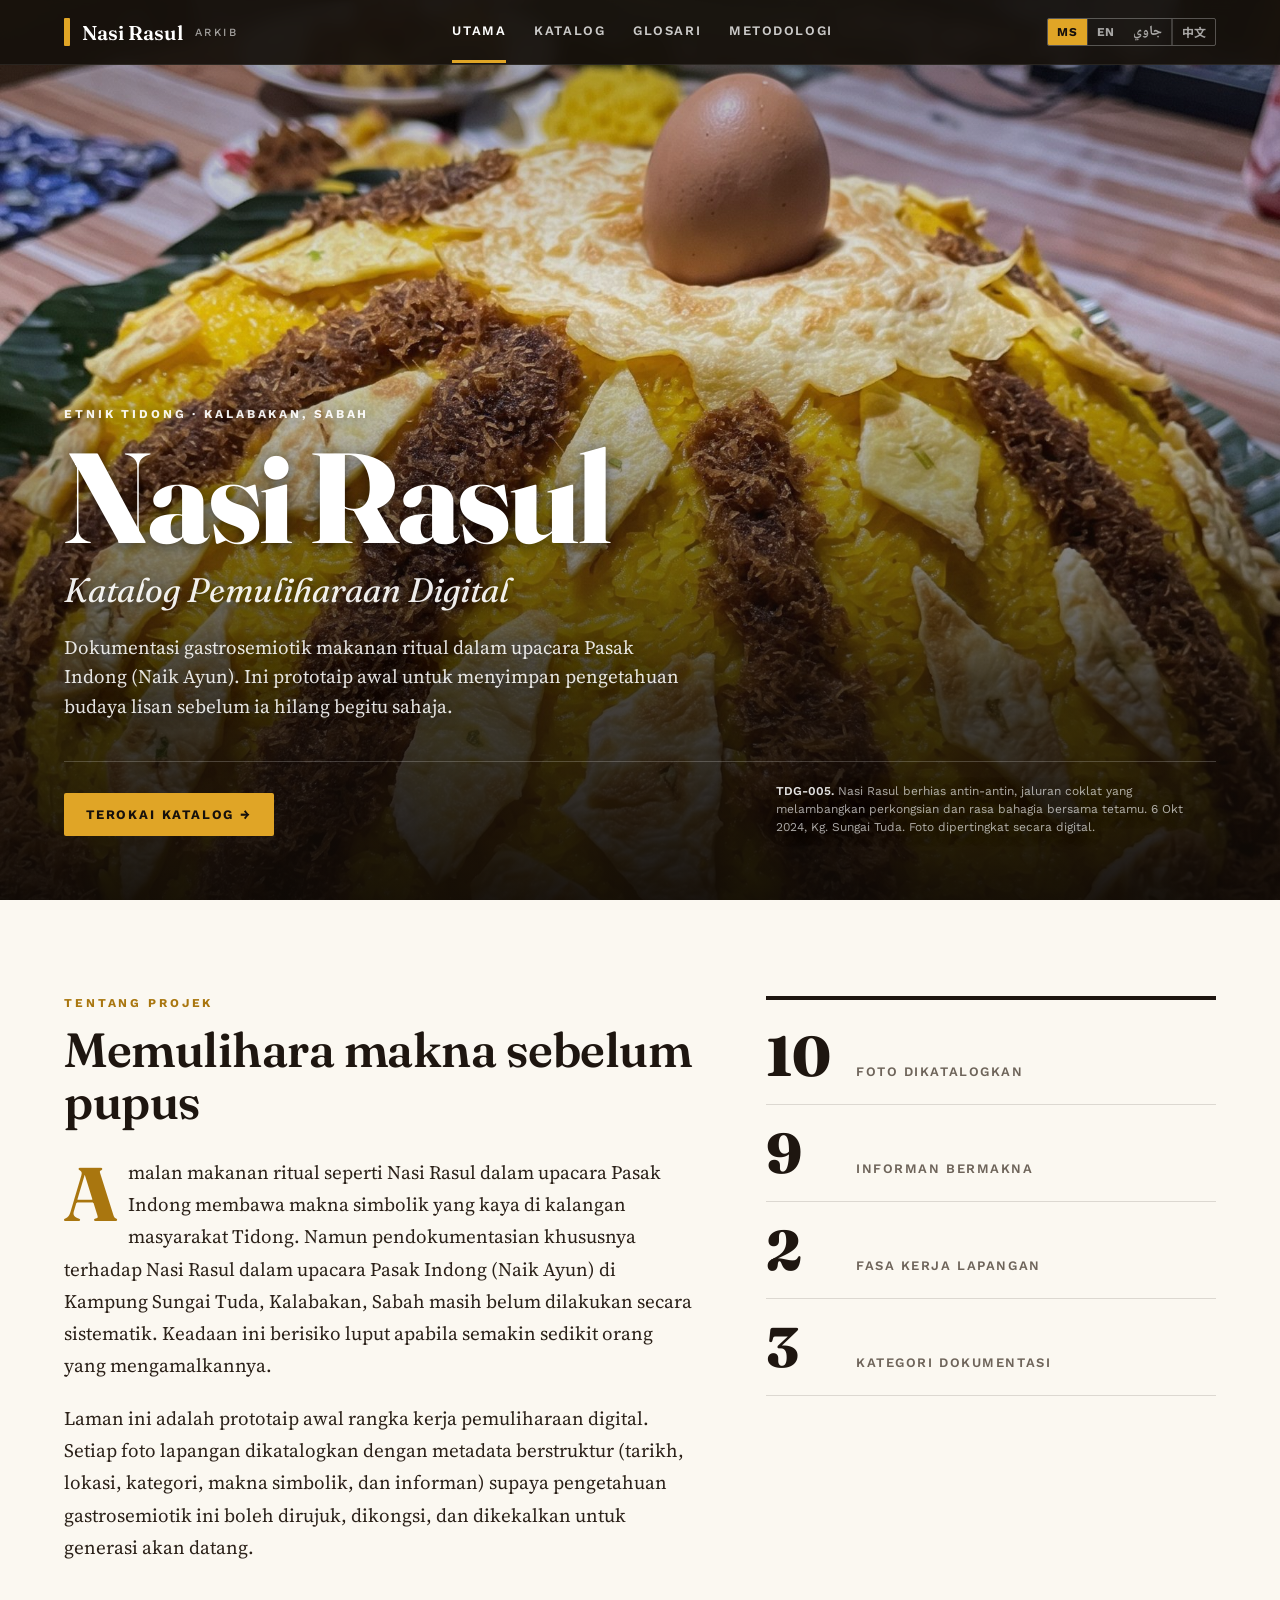
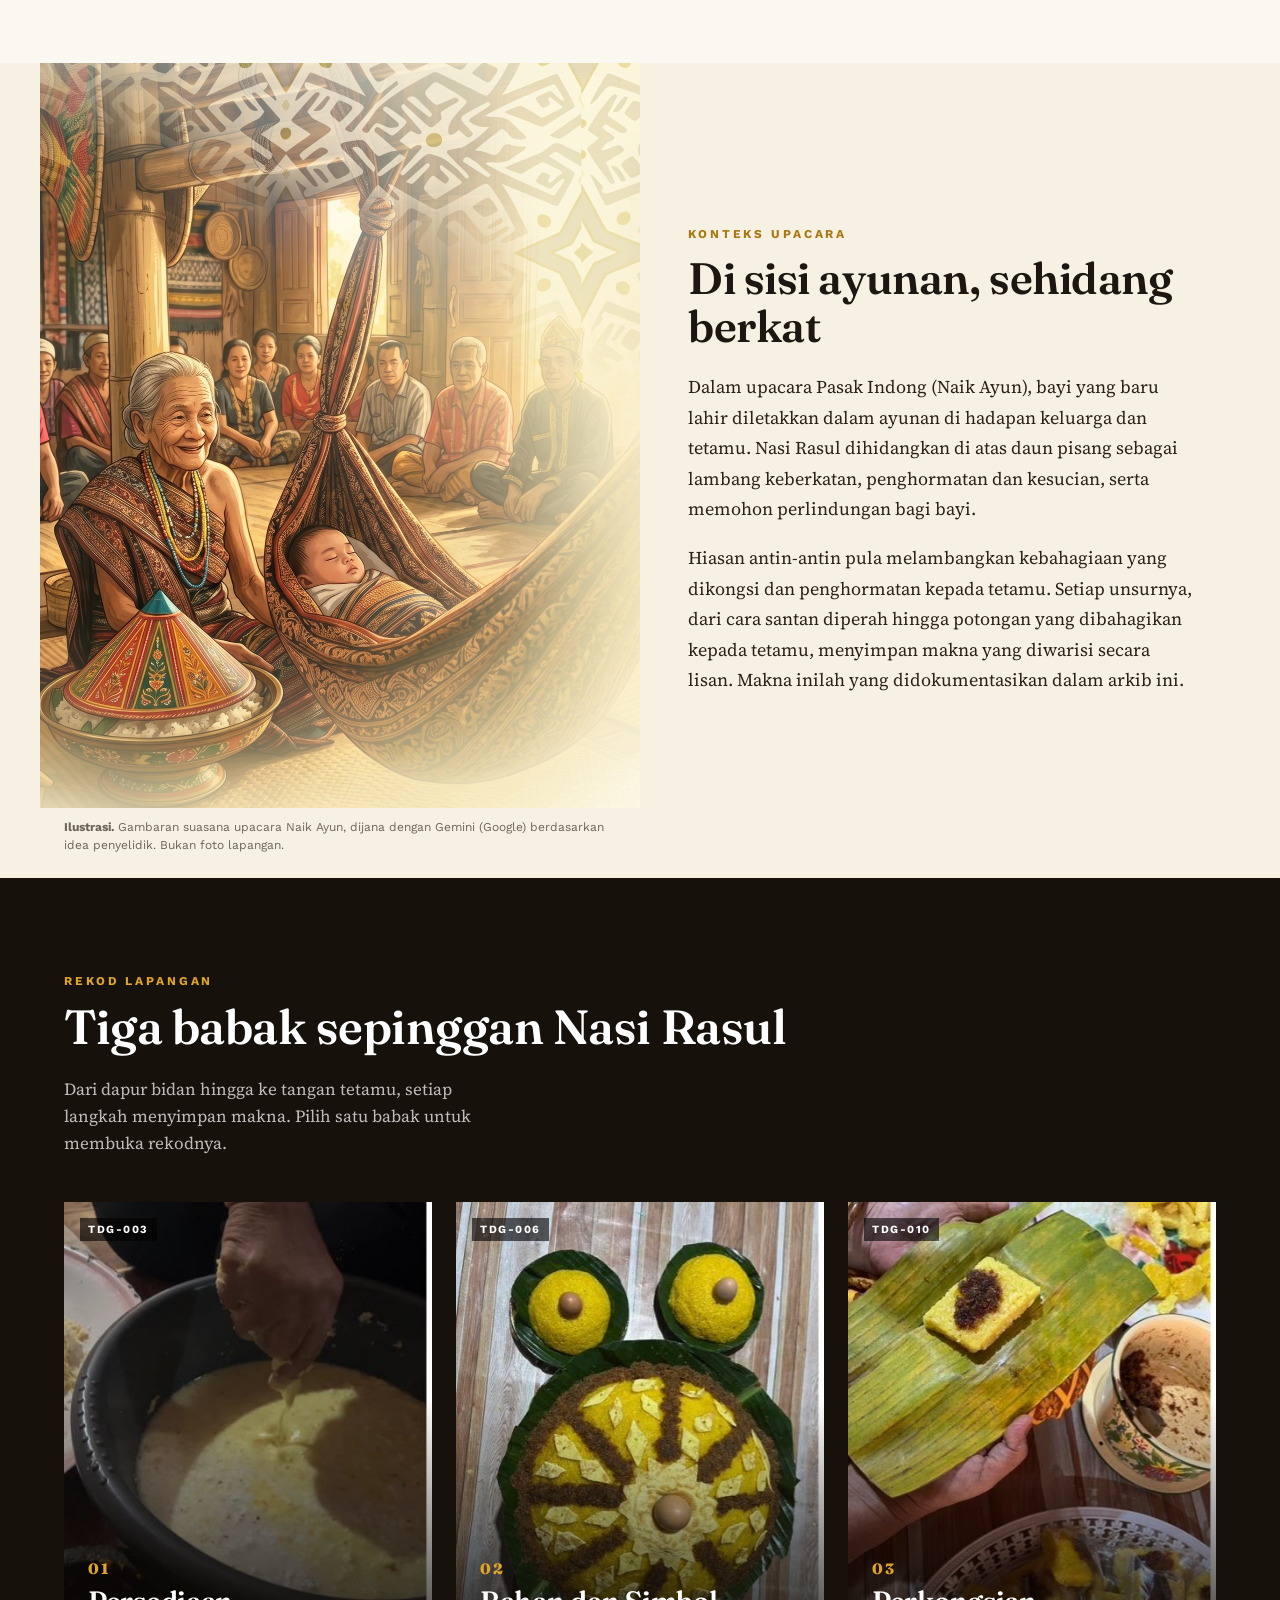
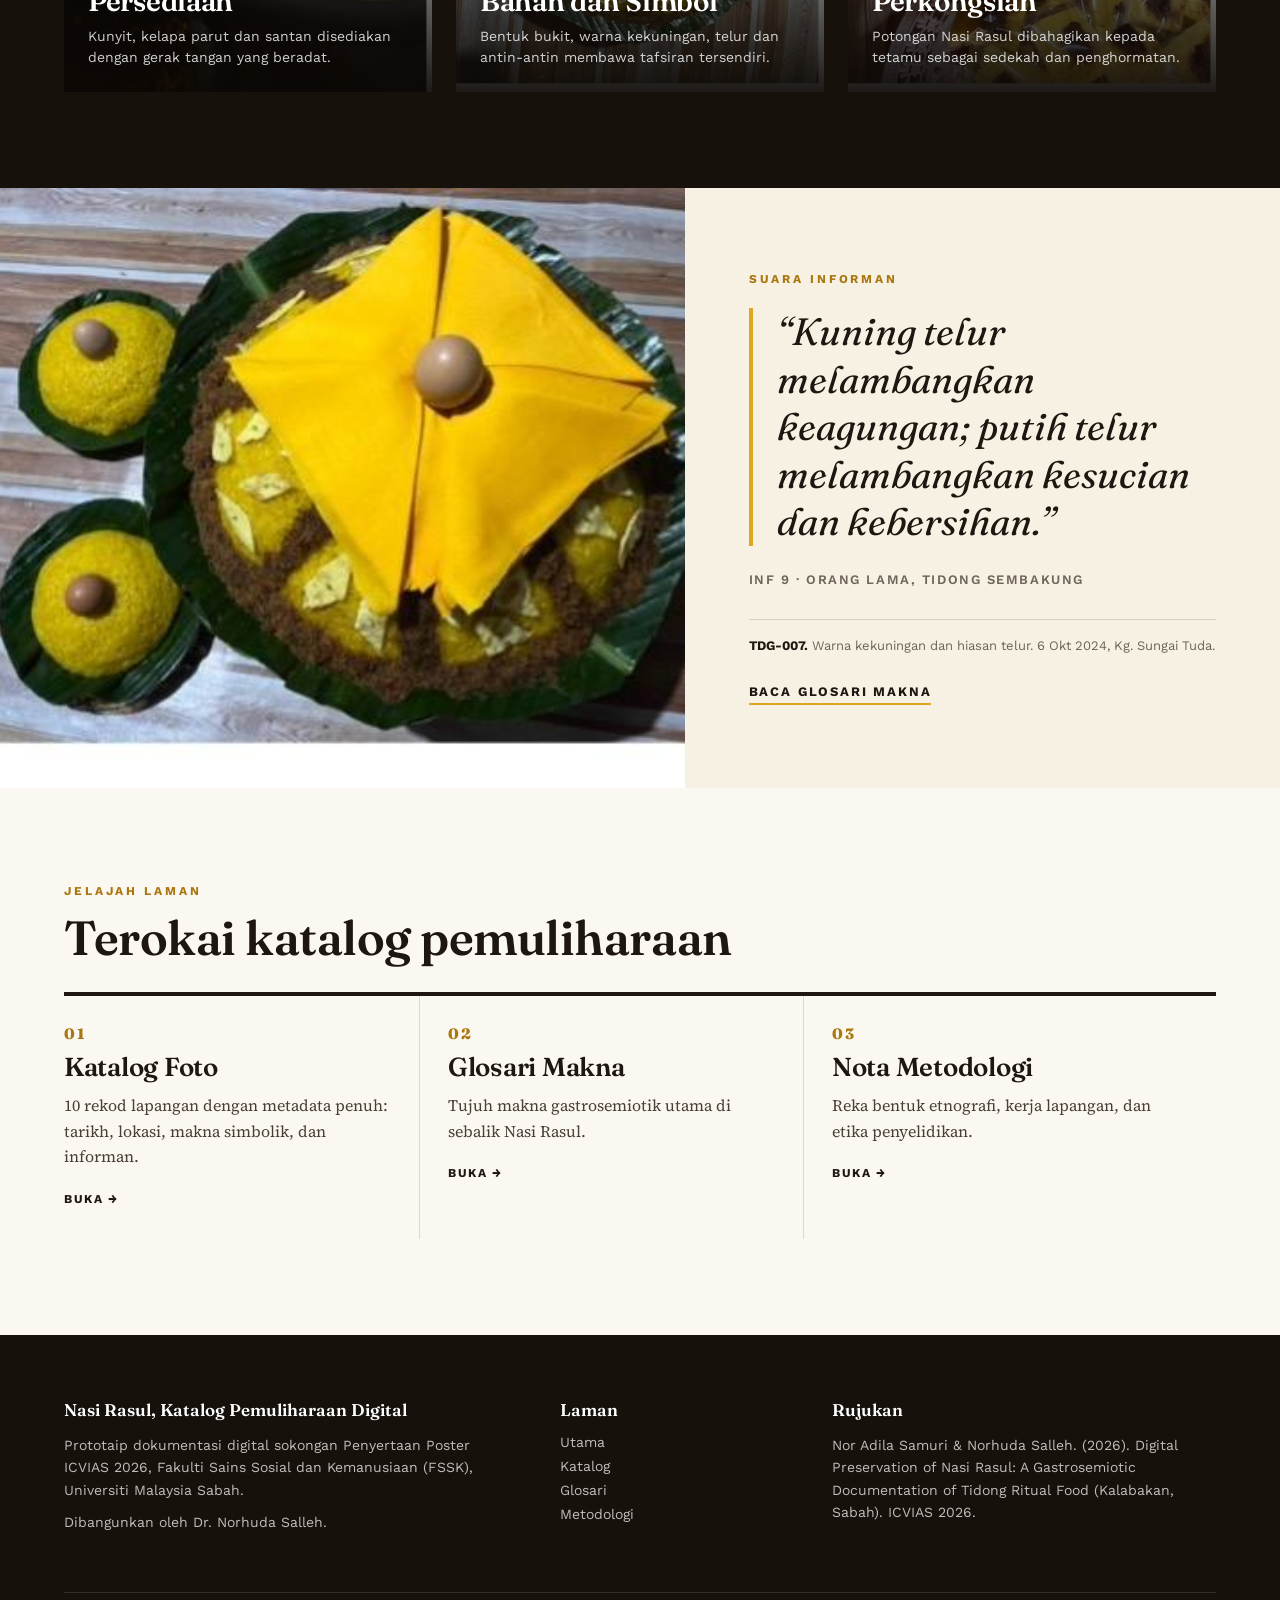
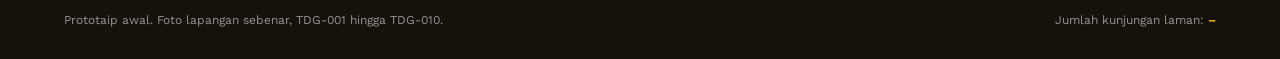
<file: index.html>
<!DOCTYPE html>
<html lang="ms">
<head>
<meta charset="UTF-8">
<meta name="viewport" content="width=device-width, initial-scale=1.0">
<title>Nasi Rasul, Katalog Pemuliharaan Digital</title>
<meta name="description" content="Dokumentasi gastrosemiotik Nasi Rasul dalam upacara Pasak Indong (Naik Ayun), etnik Tidong, Kalabakan, Sabah.">
<meta property="og:title" content="Nasi Rasul, Katalog Pemuliharaan Digital">
<meta property="og:description" content="Dokumentasi gastrosemiotik Nasi Rasul dalam upacara Pasak Indong (Naik Ayun), etnik Tidong, Kalabakan, Sabah.">
<meta property="og:image" content="https://norhudasalleh-hub.github.io/nasi-rasul-archive/images/hero-tdg-005.jpg">
<link rel="preconnect" href="https://fonts.googleapis.com"><link rel="preconnect" href="https://fonts.gstatic.com" crossorigin><link href="https://fonts.googleapis.com/css2?family=Fraunces:ital,opsz,wght@0,9..144,400;0,9..144,600;0,9..144,800;1,9..144,400&family=Source+Serif+4:ital,opsz,wght@0,8..60,400;0,8..60,500;1,8..60,400&family=Work+Sans:wght@400;500;600;700&family=Noto+Naskh+Arabic:wght@400;600;700&family=Noto+Serif+SC:wght@500;700&family=Noto+Sans+SC:wght@400;500;700&display=swap" rel="stylesheet">
<link rel="stylesheet" href="styles.css">
</head>
<body>
<nav class="nav"><div class="wrap">
  <a class="brand" href="index.html"><span class="tanda"></span><span data-i18n="brandName">Nasi Rasul</span> <small data-i18n="brandSmall">Arkib</small></a>
  <div class="menu"><a href="index.html" data-i18n="navHome" class="aktif">Utama</a><a href="katalog.html" data-i18n="navKatalog">Katalog</a><a href="glosari.html" data-i18n="navGlosari">Glosari</a><a href="metodologi.html" data-i18n="navMetod">Metodologi</a></div>
  <div class="nav-kanan"><div class="langs" role="group" aria-label="Bahasa / Language"><button type="button" data-l="ms" class="on" lang="ms">MS</button><button type="button" data-l="en" lang="en">EN</button><button type="button" data-l="jw" lang="ms-Arab" dir="rtl">جاوي</button><button type="button" data-l="zh" lang="zh-Hans">中文</button></div><button class="burger" type="button" data-i18n="menu">Menu</button></div>
</div><div class="draf" id="draftNote" hidden></div></nav>
<header class="hero"><div class="wrap">
  <div class="kicker" data-i18n="heroKicker">Etnik Tidong · Kalabakan, Sabah</div>
  <h1 data-i18n="heroTitle">Nasi Rasul</h1>
  <p class="sub" data-i18n="heroSub">Katalog Pemuliharaan Digital</p>
  <p class="dek" data-i18n="heroDek">Dokumentasi gastrosemiotik makanan ritual dalam upacara Pasak Indong (Naik Ayun). Ini prototaip awal untuk menyimpan pengetahuan budaya lisan sebelum ia hilang begitu sahaja.</p>
  <div class="bawah">
    <a class="cta" href="katalog.html" data-i18n="heroCta">Terokai katalog →</a>
    <div class="kredit" data-i18n-html="heroKredit"></div>
  </div>
</div></header>

<section class="lede"><div class="wrap grid">
  <div class="teks">
    <div class="kicker" data-i18n="tentangKicker">Tentang Projek</div>
    <h2 data-i18n="tentangHeading">Memulihara makna sebelum pupus</h2>
    <p data-i18n="tentangP1"></p>
    <p data-i18n="tentangP2"></p>
  </div>
  <div class="statistik">
    <div class="stat"><span class="n">10</span><span class="l" data-i18n="stat1">Foto dikatalogkan</span></div>
    <div class="stat"><span class="n">9</span><span class="l" data-i18n="stat2">Informan bermakna</span></div>
    <div class="stat"><span class="n">2</span><span class="l" data-i18n="stat3">Fasa kerja lapangan</span></div>
    <div class="stat"><span class="n">3</span><span class="l" data-i18n="stat4">Kategori dokumentasi</span></div>
  </div>
</div></section>

<section class="ayun"><div class="grid">
  <figure><img src="images/naik-ayun-ilustrasi.jpg" alt="Ilustrasi upacara Naik Ayun, seorang nenek di sisi cucu dalam ayunan" loading="lazy"><figcaption data-i18n-html="ayunKap"></figcaption></figure>
  <div class="teks">
    <div class="kicker" data-i18n="ayunKicker">Konteks Upacara</div>
    <h2 data-i18n="ayunHeading">Di sisi ayunan, sehidang berkat</h2>
    <p data-i18n="ayunP1"></p>
    <p data-i18n="ayunP2"></p>
  </div>
</div></section>

<section class="gelap"><div class="wrap">
  <div class="kepala">
    <div><div class="kicker" data-i18n="babakKicker">Rekod Lapangan</div><h2 data-i18n="babakHeading">Tiga babak sepinggan Nasi Rasul</h2></div>
    <p data-i18n="babakP"></p>
  </div>
  <div class="kad3">
    <a class="kad" href="katalog.html#TDG-003"><span class="kod">TDG-003</span><img src="images/tdg-003.jpg" alt="Tangan bidan memerah santan" loading="lazy"><div class="isi"><div class="no">01</div><h3 data-i18n="b1t">Persediaan</h3><p data-i18n="b1p"></p></div></a>
    <a class="kad" href="katalog.html#TDG-006"><span class="kod">TDG-006</span><img src="images/tdg-006.jpg" alt="Nasi Rasul dibentuk menyerupai bukit" loading="lazy"><div class="isi"><div class="no">02</div><h3 data-i18n="b2t">Bahan dan Simbol</h3><p data-i18n="b2p"></p></div></a>
    <a class="kad" href="katalog.html#TDG-010"><span class="kod">TDG-010</span><img src="images/tdg-010.jpg" alt="Potongan Nasi Rasul di atas daun pisang" loading="lazy"><div class="isi"><div class="no">03</div><h3 data-i18n="b3t">Perkongsian</h3><p data-i18n="b3p"></p></div></a>
  </div>
</div></section>

<section class="feat">
  <div class="foto" role="img" aria-label="Nasi Rasul berbalut kain kuning dengan telur di puncak"></div>
  <div class="petik">
    <div class="kicker" data-i18n="suaraKicker">Suara Informan</div>
    <blockquote data-i18n="suaraQuote"></blockquote>
    <cite data-i18n="suaraCite">INF 9 · Orang Lama, Tidong Sembakung</cite>
    <div class="kap" data-i18n-html="suaraKap"></div>
    <a class="pautan" href="glosari.html" data-i18n="suaraLink">Baca glosari makna</a>
  </div>
</section>

<section class="seksyen"><div class="wrap">
  <div class="kicker" data-i18n="jelajahKicker">Jelajah Laman</div>
  <h2 data-i18n="jelajahHeading">Terokai katalog pemuliharaan</h2>
  <div class="senarai">
    <a class="item" href="katalog.html"><div class="no">01</div><h3 data-i18n="j1t">Katalog Foto</h3><p data-i18n="j1p"></p><span data-i18n="buka">Buka →</span></a>
    <a class="item" href="glosari.html"><div class="no">02</div><h3 data-i18n="j2t">Glosari Makna</h3><p data-i18n="j2p"></p><span data-i18n="buka">Buka →</span></a>
    <a class="item" href="metodologi.html"><div class="no">03</div><h3 data-i18n="j3t">Nota Metodologi</h3><p data-i18n="j3p"></p><span data-i18n="buka">Buka →</span></a>
  </div>
</div></section>
<footer><div class="wrap">
  <div class="grid">
    <div><h4 data-i18n="footHeading">Nasi Rasul, Katalog Pemuliharaan Digital</h4><p data-i18n="footP1">Prototaip dokumentasi digital sokongan Penyertaan Poster ICVIAS 2026, Fakulti Sains Sosial dan Kemanusiaan (FSSK), Universiti Malaysia Sabah.</p><p data-i18n="footDev">Dibangunkan oleh Dr. Norhuda Salleh.</p></div>
    <nav><h4 data-i18n="footLaman">Laman</h4><a href="index.html" data-i18n="navHome">Utama</a><a href="katalog.html" data-i18n="navKatalog">Katalog</a><a href="glosari.html" data-i18n="navGlosari">Glosari</a><a href="metodologi.html" data-i18n="navMetod">Metodologi</a></nav>
    <div><h4 data-i18n="footRujukan">Rujukan</h4><p dir="ltr">Nor Adila Samuri &amp; Norhuda Salleh. (2026). Digital Preservation of Nasi Rasul: A Gastrosemiotic Documentation of Tidong Ritual Food (Kalabakan, Sabah). ICVIAS 2026.</p></div>
  </div>
  <div class="dasar"><span data-i18n="footNota">Prototaip awal. Foto lapangan sebenar, TDG-001 hingga TDG-010.</span><span><span data-i18n="visitLabel">Jumlah kunjungan laman</span>: <b id="visitCount">&ndash;</b></span></div>
</div></footer>
<script src="script.js"></script>
<script data-goatcounter="https://nasirasul-ums.goatcounter.com/count" async src="//gc.zgo.at/count.js"></script>
</body>
</html>
</file>
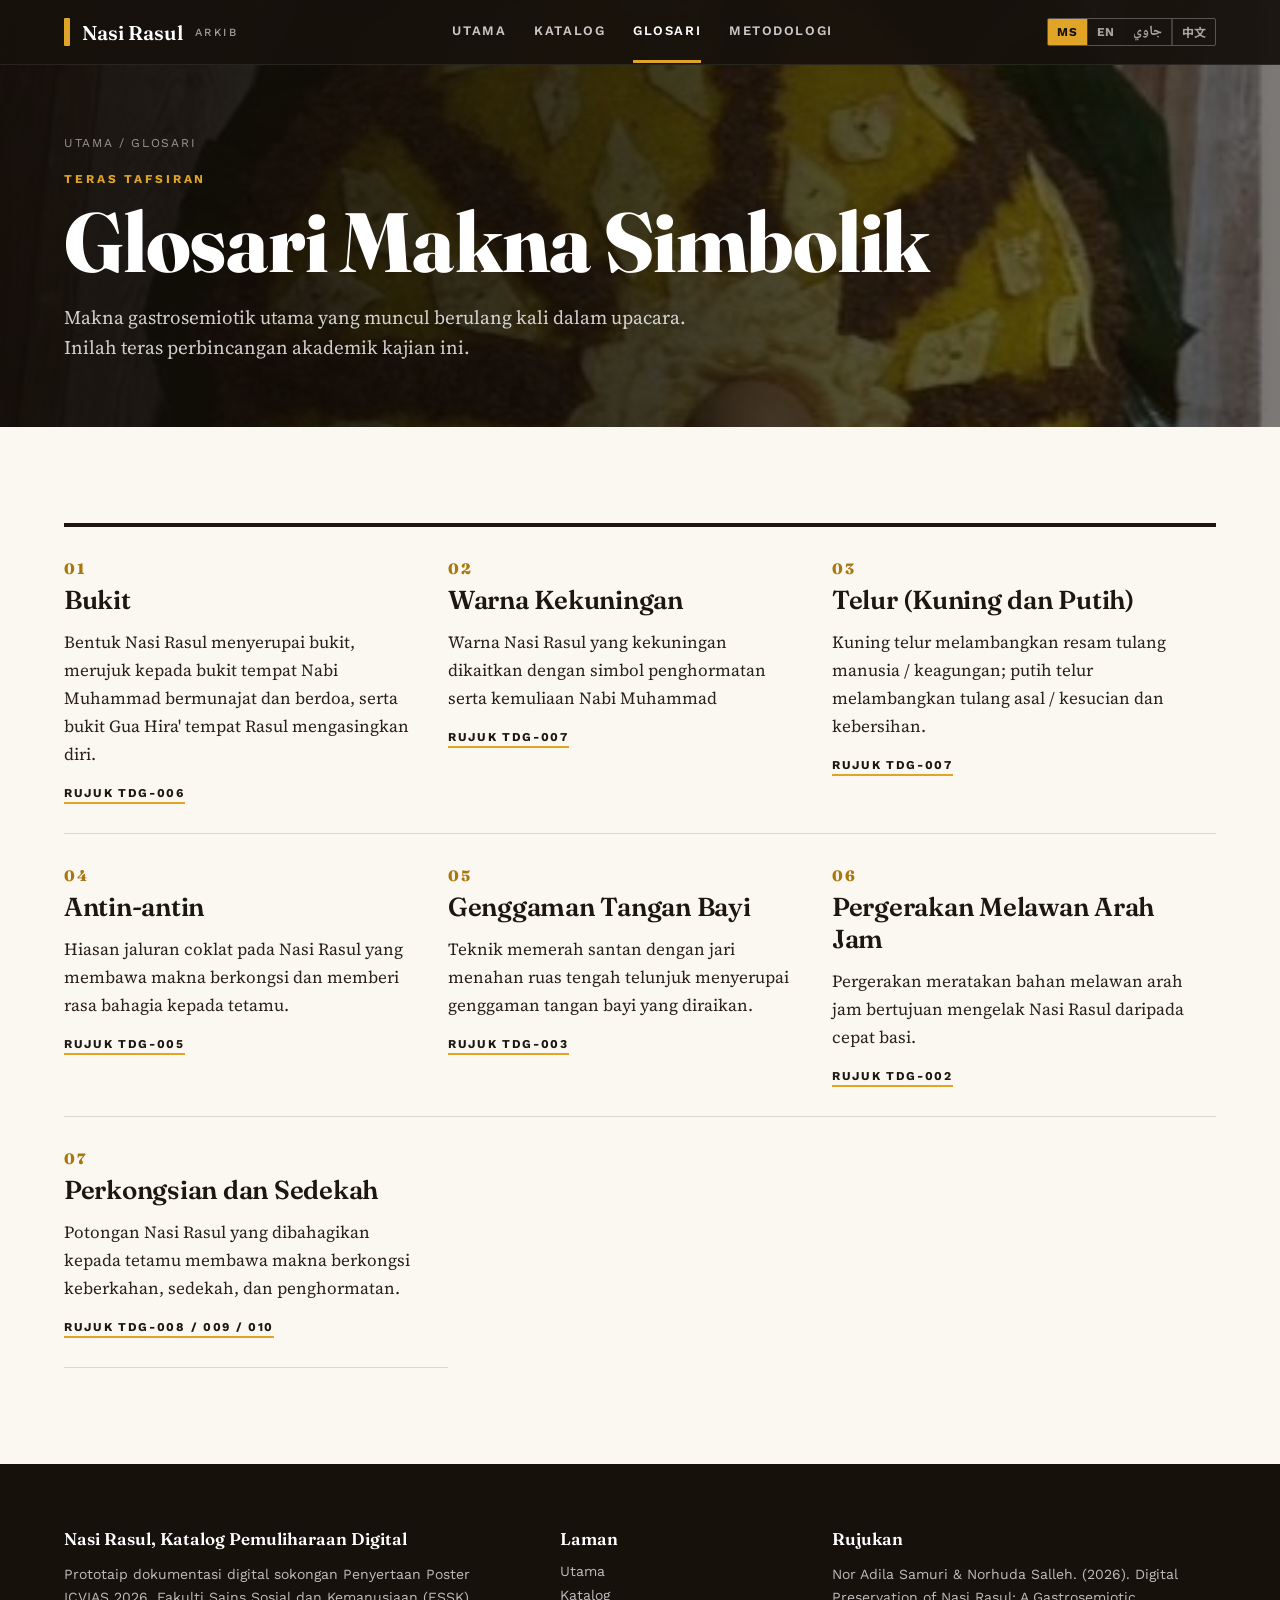
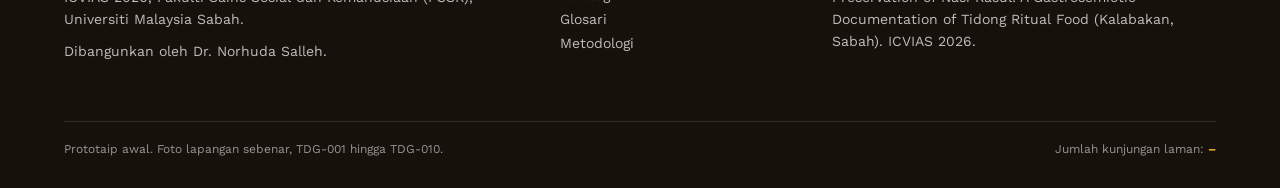
<file: glosari.html>
<!DOCTYPE html>
<html lang="ms">
<head>
<meta charset="UTF-8">
<meta name="viewport" content="width=device-width, initial-scale=1.0">
<title>Glosari Makna, Nasi Rasul</title>
<meta name="description" content="Tujuh makna gastrosemiotik utama di sebalik Nasi Rasul.">
<meta property="og:title" content="Glosari Makna, Nasi Rasul">
<meta property="og:description" content="Tujuh makna gastrosemiotik utama di sebalik Nasi Rasul.">
<meta property="og:image" content="https://norhudasalleh-hub.github.io/nasi-rasul-archive/images/hero-tdg-005.jpg">
<link rel="preconnect" href="https://fonts.googleapis.com"><link rel="preconnect" href="https://fonts.gstatic.com" crossorigin><link href="https://fonts.googleapis.com/css2?family=Fraunces:ital,opsz,wght@0,9..144,400;0,9..144,600;0,9..144,800;1,9..144,400&family=Source+Serif+4:ital,opsz,wght@0,8..60,400;0,8..60,500;1,8..60,400&family=Work+Sans:wght@400;500;600;700&family=Noto+Naskh+Arabic:wght@400;600;700&family=Noto+Serif+SC:wght@500;700&family=Noto+Sans+SC:wght@400;500;700&display=swap" rel="stylesheet">
<link rel="stylesheet" href="styles.css">
</head>
<body>
<nav class="nav"><div class="wrap">
  <a class="brand" href="index.html"><span class="tanda"></span><span data-i18n="brandName">Nasi Rasul</span> <small data-i18n="brandSmall">Arkib</small></a>
  <div class="menu"><a href="index.html" data-i18n="navHome">Utama</a><a href="katalog.html" data-i18n="navKatalog">Katalog</a><a href="glosari.html" data-i18n="navGlosari" class="aktif">Glosari</a><a href="metodologi.html" data-i18n="navMetod">Metodologi</a></div>
  <div class="nav-kanan"><div class="langs" role="group" aria-label="Bahasa / Language"><button type="button" data-l="ms" class="on" lang="ms">MS</button><button type="button" data-l="en" lang="en">EN</button><button type="button" data-l="jw" lang="ms-Arab" dir="rtl">جاوي</button><button type="button" data-l="zh" lang="zh-Hans">中文</button></div><button class="burger" type="button" data-i18n="menu">Menu</button></div>
</div><div class="draf" id="draftNote" hidden></div></nav>
<header class="page-hero berfoto" style="background-image:url(images/tdg-006.jpg)"><div class="wrap">
  <div class="breadcrumb"><a href="index.html" data-i18n="navHome">Utama</a> / <span data-i18n="navGlosari">Glosari</span></div>
  <div class="kicker" data-i18n="glosariKicker">Teras Tafsiran</div>
  <h1 data-i18n="glosariHeading">Glosari Makna Simbolik</h1>
  <p data-i18n="glosariP">Makna gastrosemiotik utama yang muncul berulang kali dalam upacara. Inilah teras perbincangan akademik kajian ini.</p>
</div></header>

<section class="seksyen"><div class="wrap"><div class="grid-glosari" id="gridGlosari"></div></div></section>
<footer><div class="wrap">
  <div class="grid">
    <div><h4 data-i18n="footHeading">Nasi Rasul, Katalog Pemuliharaan Digital</h4><p data-i18n="footP1">Prototaip dokumentasi digital sokongan Penyertaan Poster ICVIAS 2026, Fakulti Sains Sosial dan Kemanusiaan (FSSK), Universiti Malaysia Sabah.</p><p data-i18n="footDev">Dibangunkan oleh Dr. Norhuda Salleh.</p></div>
    <nav><h4 data-i18n="footLaman">Laman</h4><a href="index.html" data-i18n="navHome">Utama</a><a href="katalog.html" data-i18n="navKatalog">Katalog</a><a href="glosari.html" data-i18n="navGlosari">Glosari</a><a href="metodologi.html" data-i18n="navMetod">Metodologi</a></nav>
    <div><h4 data-i18n="footRujukan">Rujukan</h4><p dir="ltr">Nor Adila Samuri &amp; Norhuda Salleh. (2026). Digital Preservation of Nasi Rasul: A Gastrosemiotic Documentation of Tidong Ritual Food (Kalabakan, Sabah). ICVIAS 2026.</p></div>
  </div>
  <div class="dasar"><span data-i18n="footNota">Prototaip awal. Foto lapangan sebenar, TDG-001 hingga TDG-010.</span><span><span data-i18n="visitLabel">Jumlah kunjungan laman</span>: <b id="visitCount">&ndash;</b></span></div>
</div></footer>
<script src="script.js"></script>
<script data-goatcounter="https://nasirasul-ums.goatcounter.com/count" async src="//gc.zgo.at/count.js"></script>
</body>
</html>
</file>
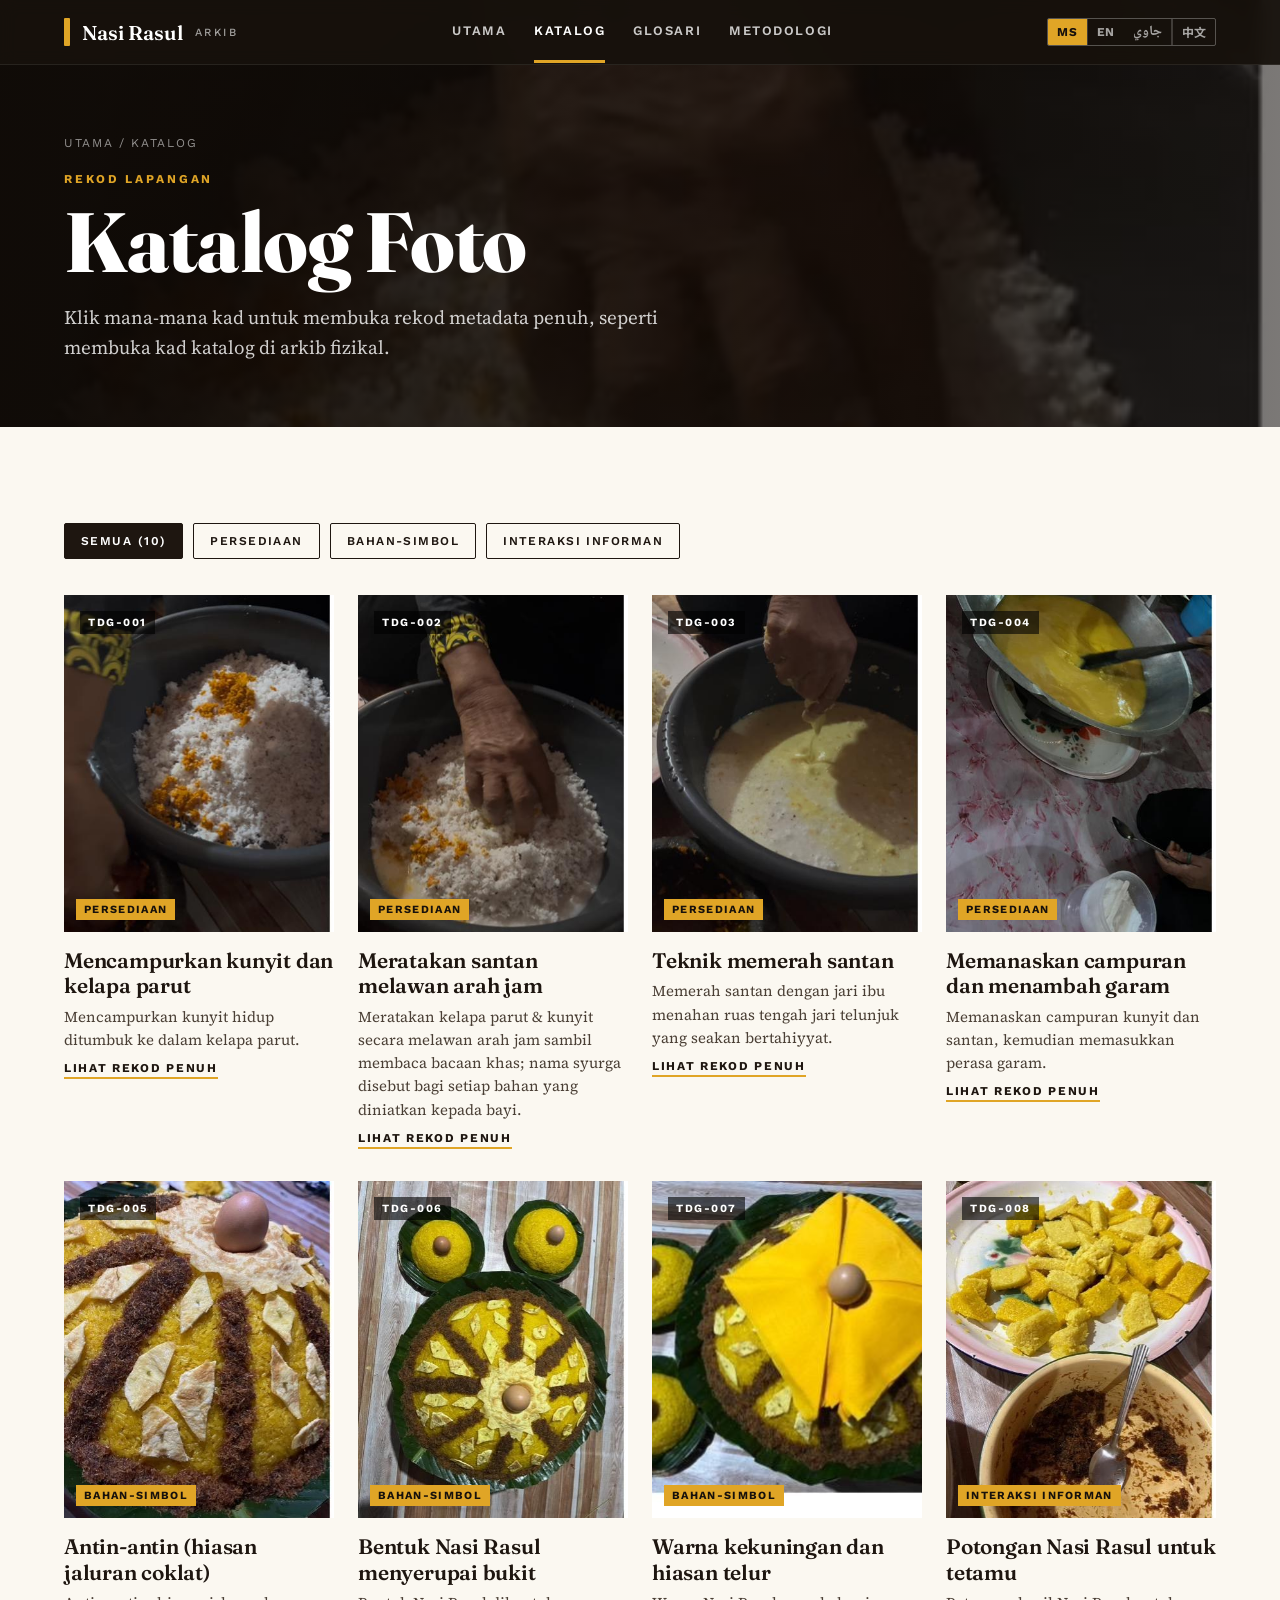
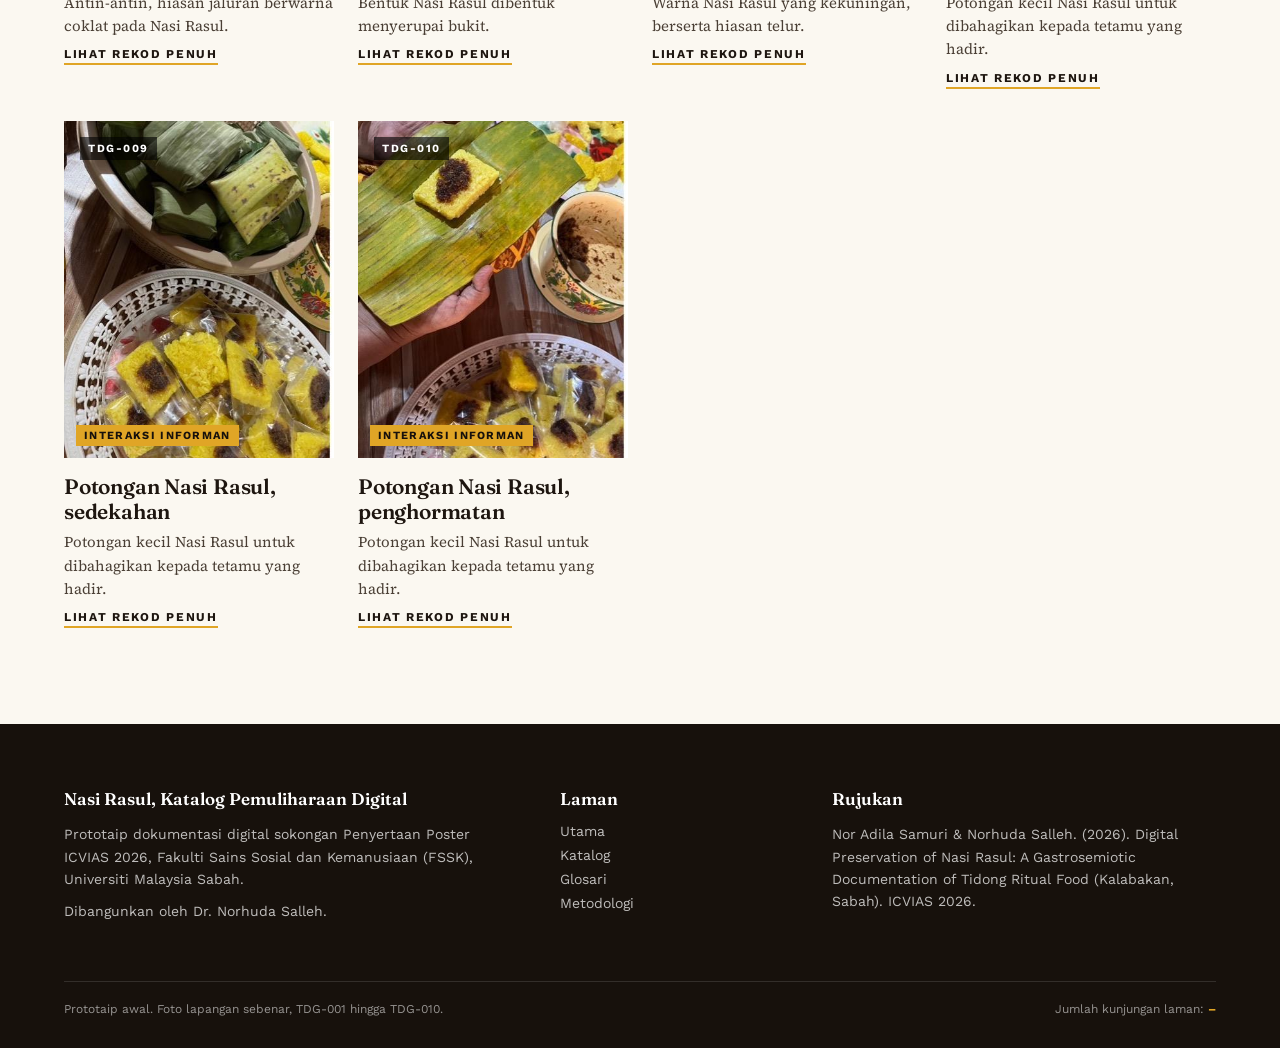
<file: katalog.html>
<!DOCTYPE html>
<html lang="ms">
<head>
<meta charset="UTF-8">
<meta name="viewport" content="width=device-width, initial-scale=1.0">
<title>Katalog Foto, Nasi Rasul</title>
<meta name="description" content="10 rekod foto lapangan Nasi Rasul dengan metadata penuh.">
<meta property="og:title" content="Katalog Foto, Nasi Rasul">
<meta property="og:description" content="10 rekod foto lapangan Nasi Rasul dengan metadata penuh.">
<meta property="og:image" content="https://norhudasalleh-hub.github.io/nasi-rasul-archive/images/hero-tdg-005.jpg">
<link rel="preconnect" href="https://fonts.googleapis.com"><link rel="preconnect" href="https://fonts.gstatic.com" crossorigin><link href="https://fonts.googleapis.com/css2?family=Fraunces:ital,opsz,wght@0,9..144,400;0,9..144,600;0,9..144,800;1,9..144,400&family=Source+Serif+4:ital,opsz,wght@0,8..60,400;0,8..60,500;1,8..60,400&family=Work+Sans:wght@400;500;600;700&family=Noto+Naskh+Arabic:wght@400;600;700&family=Noto+Serif+SC:wght@500;700&family=Noto+Sans+SC:wght@400;500;700&display=swap" rel="stylesheet">
<link rel="stylesheet" href="styles.css">
</head>
<body>
<nav class="nav"><div class="wrap">
  <a class="brand" href="index.html"><span class="tanda"></span><span data-i18n="brandName">Nasi Rasul</span> <small data-i18n="brandSmall">Arkib</small></a>
  <div class="menu"><a href="index.html" data-i18n="navHome">Utama</a><a href="katalog.html" data-i18n="navKatalog" class="aktif">Katalog</a><a href="glosari.html" data-i18n="navGlosari">Glosari</a><a href="metodologi.html" data-i18n="navMetod">Metodologi</a></div>
  <div class="nav-kanan"><div class="langs" role="group" aria-label="Bahasa / Language"><button type="button" data-l="ms" class="on" lang="ms">MS</button><button type="button" data-l="en" lang="en">EN</button><button type="button" data-l="jw" lang="ms-Arab" dir="rtl">جاوي</button><button type="button" data-l="zh" lang="zh-Hans">中文</button></div><button class="burger" type="button" data-i18n="menu">Menu</button></div>
</div><div class="draf" id="draftNote" hidden></div></nav>
<header class="page-hero berfoto" style="background-image:url(images/tdg-002.jpg)"><div class="wrap">
  <div class="breadcrumb"><a href="index.html" data-i18n="navHome">Utama</a> / <span data-i18n="navKatalog">Katalog</span></div>
  <div class="kicker" data-i18n="katalogKicker">Rekod Lapangan</div>
  <h1 data-i18n="katalogHeading">Katalog Foto</h1>
  <p data-i18n="katalogP">Klik mana-mana kad untuk membuka rekod metadata penuh, seperti membuka kad katalog di arkib fizikal.</p>
</div></header>

<section class="seksyen"><div class="wrap">
  <div class="penapis">
    <button type="button" class="aktif" data-filter="all" data-i18n="fAll">Semua (10)</button>
    <button type="button" data-filter="Persediaan" data-i18n="fPersediaan">Persediaan</button>
    <button type="button" data-filter="Bahan-Simbol" data-i18n="fBahan">Bahan-Simbol</button>
    <button type="button" data-filter="Interaksi Informan" data-i18n="fInteraksi">Interaksi Informan</button>
  </div>
  <div class="grid-katalog" id="gridKatalog"></div>
</div></section>
<div class="latar-modal" id="latarModal" role="dialog" aria-modal="true"><div class="modal" id="isiModal"></div></div>
<footer><div class="wrap">
  <div class="grid">
    <div><h4 data-i18n="footHeading">Nasi Rasul, Katalog Pemuliharaan Digital</h4><p data-i18n="footP1">Prototaip dokumentasi digital sokongan Penyertaan Poster ICVIAS 2026, Fakulti Sains Sosial dan Kemanusiaan (FSSK), Universiti Malaysia Sabah.</p><p data-i18n="footDev">Dibangunkan oleh Dr. Norhuda Salleh.</p></div>
    <nav><h4 data-i18n="footLaman">Laman</h4><a href="index.html" data-i18n="navHome">Utama</a><a href="katalog.html" data-i18n="navKatalog">Katalog</a><a href="glosari.html" data-i18n="navGlosari">Glosari</a><a href="metodologi.html" data-i18n="navMetod">Metodologi</a></nav>
    <div><h4 data-i18n="footRujukan">Rujukan</h4><p dir="ltr">Nor Adila Samuri &amp; Norhuda Salleh. (2026). Digital Preservation of Nasi Rasul: A Gastrosemiotic Documentation of Tidong Ritual Food (Kalabakan, Sabah). ICVIAS 2026.</p></div>
  </div>
  <div class="dasar"><span data-i18n="footNota">Prototaip awal. Foto lapangan sebenar, TDG-001 hingga TDG-010.</span><span><span data-i18n="visitLabel">Jumlah kunjungan laman</span>: <b id="visitCount">&ndash;</b></span></div>
</div></footer>
<script src="script.js"></script>
<script data-goatcounter="https://nasirasul-ums.goatcounter.com/count" async src="//gc.zgo.at/count.js"></script>
</body>
</html>
</file>
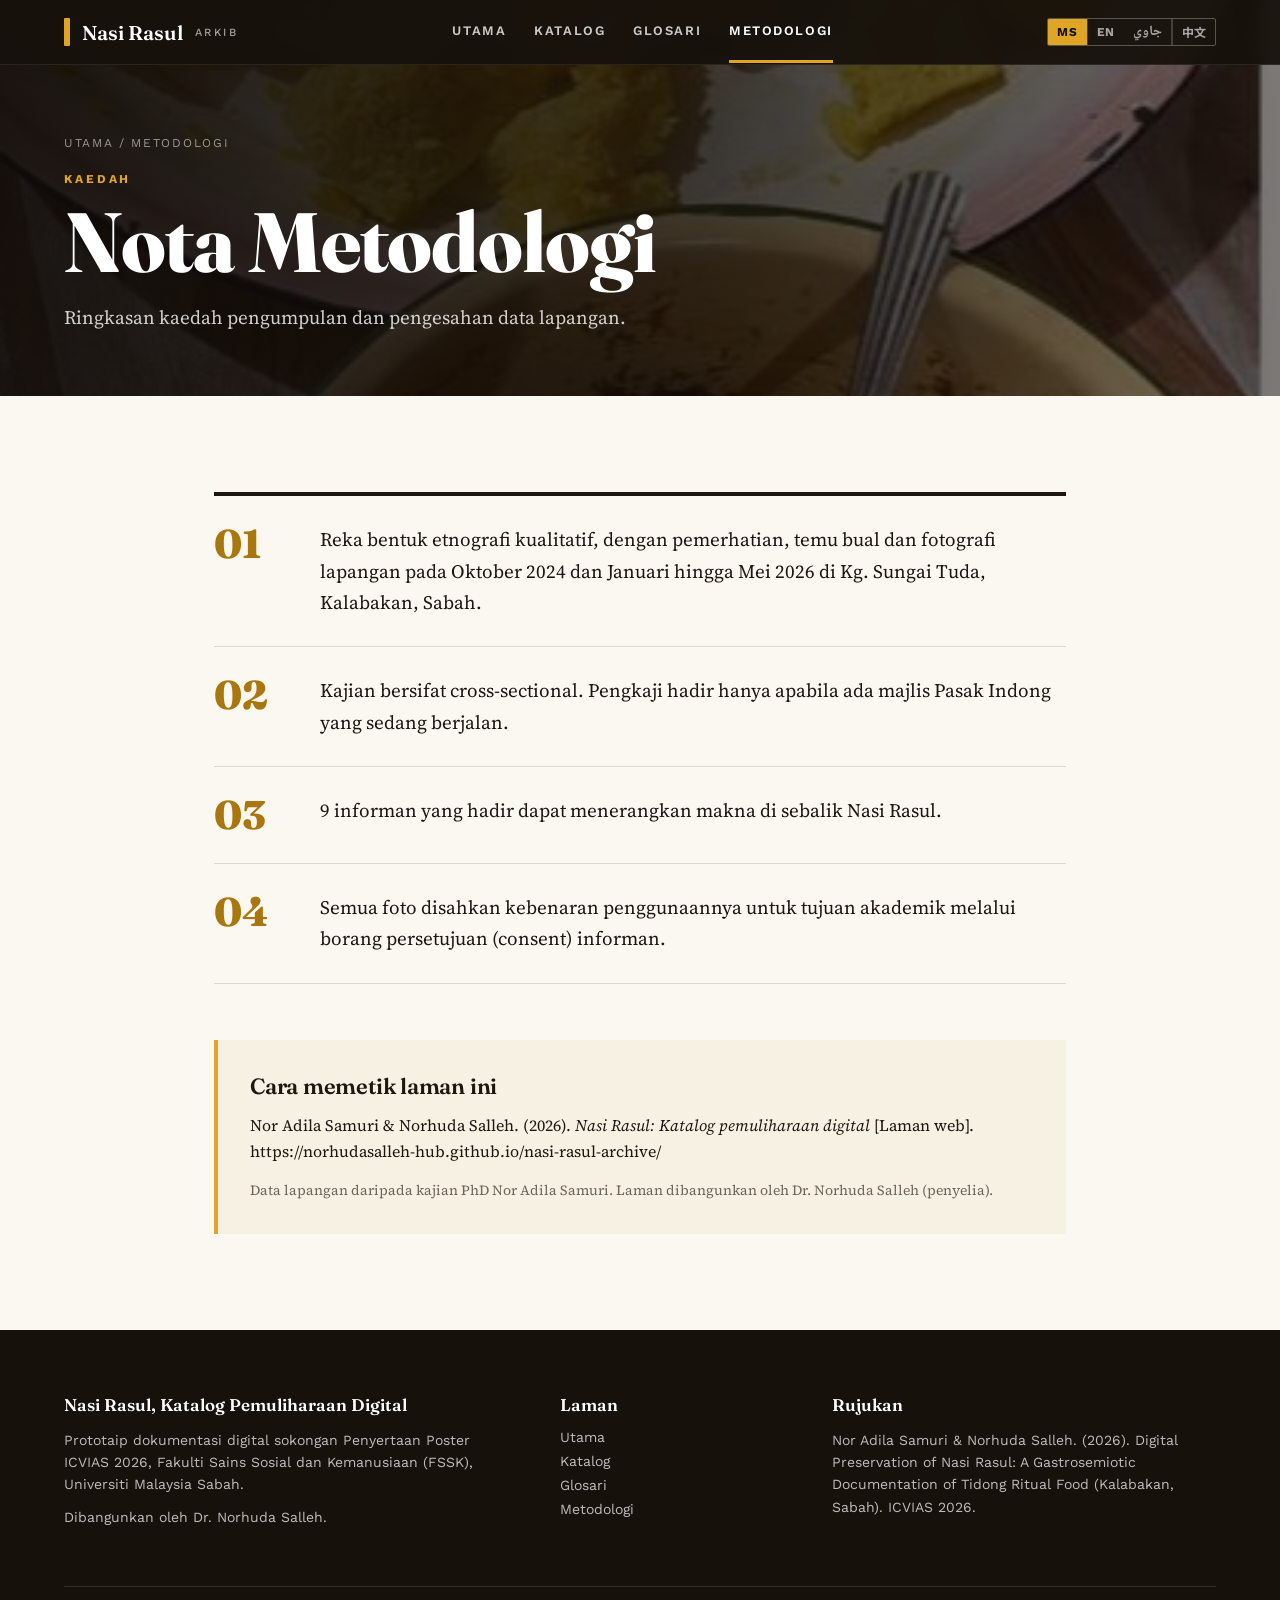
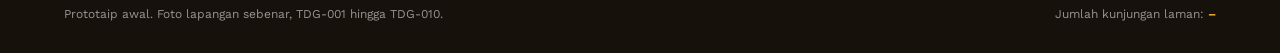
<file: metodologi.html>
<!DOCTYPE html>
<html lang="ms">
<head>
<meta charset="UTF-8">
<meta name="viewport" content="width=device-width, initial-scale=1.0">
<title>Nota Metodologi, Nasi Rasul</title>
<meta name="description" content="Reka bentuk etnografi, kerja lapangan dan etika penyelidikan kajian Nasi Rasul.">
<meta property="og:title" content="Nota Metodologi, Nasi Rasul">
<meta property="og:description" content="Reka bentuk etnografi, kerja lapangan dan etika penyelidikan kajian Nasi Rasul.">
<meta property="og:image" content="https://norhudasalleh-hub.github.io/nasi-rasul-archive/images/hero-tdg-005.jpg">
<link rel="preconnect" href="https://fonts.googleapis.com"><link rel="preconnect" href="https://fonts.gstatic.com" crossorigin><link href="https://fonts.googleapis.com/css2?family=Fraunces:ital,opsz,wght@0,9..144,400;0,9..144,600;0,9..144,800;1,9..144,400&family=Source+Serif+4:ital,opsz,wght@0,8..60,400;0,8..60,500;1,8..60,400&family=Work+Sans:wght@400;500;600;700&family=Noto+Naskh+Arabic:wght@400;600;700&family=Noto+Serif+SC:wght@500;700&family=Noto+Sans+SC:wght@400;500;700&display=swap" rel="stylesheet">
<link rel="stylesheet" href="styles.css">
</head>
<body>
<nav class="nav"><div class="wrap">
  <a class="brand" href="index.html"><span class="tanda"></span><span data-i18n="brandName">Nasi Rasul</span> <small data-i18n="brandSmall">Arkib</small></a>
  <div class="menu"><a href="index.html" data-i18n="navHome">Utama</a><a href="katalog.html" data-i18n="navKatalog">Katalog</a><a href="glosari.html" data-i18n="navGlosari">Glosari</a><a href="metodologi.html" data-i18n="navMetod" class="aktif">Metodologi</a></div>
  <div class="nav-kanan"><div class="langs" role="group" aria-label="Bahasa / Language"><button type="button" data-l="ms" class="on" lang="ms">MS</button><button type="button" data-l="en" lang="en">EN</button><button type="button" data-l="jw" lang="ms-Arab" dir="rtl">جاوي</button><button type="button" data-l="zh" lang="zh-Hans">中文</button></div><button class="burger" type="button" data-i18n="menu">Menu</button></div>
</div><div class="draf" id="draftNote" hidden></div></nav>
<header class="page-hero berfoto" style="background-image:url(images/tdg-008.jpg)"><div class="wrap">
  <div class="breadcrumb"><a href="index.html" data-i18n="navHome">Utama</a> / <span data-i18n="navMetod">Metodologi</span></div>
  <div class="kicker" data-i18n="metodKicker">Kaedah</div>
  <h1 data-i18n="metodHeading">Nota Metodologi</h1>
  <p data-i18n="metodP">Ringkasan kaedah pengumpulan dan pengesahan data lapangan.</p>
</div></header>

<section class="seksyen"><div class="wrap" style="max-width:900px">
  <ol class="langkah" id="senaraiMetod"></ol>
  <div class="petik-kotak">
    <h3 data-i18n="petikHeading">Cara memetik laman ini</h3>
    <p dir="ltr">Nor Adila Samuri &amp; Norhuda Salleh. (2026). <i>Nasi Rasul: Katalog pemuliharaan digital</i> [Laman web]. https://norhudasalleh-hub.github.io/nasi-rasul-archive/</p>
    <p style="margin-top:14px;font-size:14px;color:var(--kelabu)" data-i18n="petikPeranan">Data lapangan daripada kajian PhD Nor Adila Samuri. Laman dibangunkan oleh Dr. Norhuda Salleh (penyelia).</p>
  </div>
</div></section>
<footer><div class="wrap">
  <div class="grid">
    <div><h4 data-i18n="footHeading">Nasi Rasul, Katalog Pemuliharaan Digital</h4><p data-i18n="footP1">Prototaip dokumentasi digital sokongan Penyertaan Poster ICVIAS 2026, Fakulti Sains Sosial dan Kemanusiaan (FSSK), Universiti Malaysia Sabah.</p><p data-i18n="footDev">Dibangunkan oleh Dr. Norhuda Salleh.</p></div>
    <nav><h4 data-i18n="footLaman">Laman</h4><a href="index.html" data-i18n="navHome">Utama</a><a href="katalog.html" data-i18n="navKatalog">Katalog</a><a href="glosari.html" data-i18n="navGlosari">Glosari</a><a href="metodologi.html" data-i18n="navMetod">Metodologi</a></nav>
    <div><h4 data-i18n="footRujukan">Rujukan</h4><p dir="ltr">Nor Adila Samuri &amp; Norhuda Salleh. (2026). Digital Preservation of Nasi Rasul: A Gastrosemiotic Documentation of Tidong Ritual Food (Kalabakan, Sabah). ICVIAS 2026.</p></div>
  </div>
  <div class="dasar"><span data-i18n="footNota">Prototaip awal. Foto lapangan sebenar, TDG-001 hingga TDG-010.</span><span><span data-i18n="visitLabel">Jumlah kunjungan laman</span>: <b id="visitCount">&ndash;</b></span></div>
</div></footer>
<script src="script.js"></script>
<script data-goatcounter="https://nasirasul-ums.goatcounter.com/count" async src="//gc.zgo.at/count.js"></script>
</body>
</html>
</file>
<file: styles.css>
/* Nasi Rasul Arkib, gaya editorial dokumentari */
:root{
  --kunyit:#E0A526; --kunyit-deep:#A9760F;
  --malam:#17110C; --malam-2:#221912;
  --krim:#F7F1E3; --kertas:#FBF8F1; --dakwat:#1E1610;
  --kelabu:#6E645A; --garis:rgba(30,22,16,.14);
  --serif:'Fraunces',Georgia,serif; --teks:'Source Serif 4',Georgia,serif; --sans:'Work Sans',system-ui,sans-serif;
}
*{box-sizing:border-box}
html{scroll-behavior:smooth}
body{margin:0;background:var(--kertas);color:var(--dakwat);font-family:var(--sans);-webkit-font-smoothing:antialiased}
img{display:block;max-width:100%}
a{color:inherit;text-decoration:none}
.wrap{max-width:1200px;margin:0 auto;padding:0 24px}
.kicker{font-size:12px;font-weight:700;letter-spacing:.24em;text-transform:uppercase;color:var(--kunyit-deep)}
.gelap .kicker,.hero .kicker,.page-hero .kicker{color:var(--kunyit)}
h1,h2,h3{font-family:var(--serif);letter-spacing:-.01em}

/* navigasi */
.nav{position:fixed;inset:0 0 auto 0;z-index:30;background:rgba(23,17,12,.94);backdrop-filter:blur(8px);color:#fff;border-bottom:1px solid rgba(255,255,255,.08)}
.nav .wrap{display:flex;align-items:center;justify-content:space-between;height:64px;gap:16px}
.brand{display:flex;align-items:center;gap:12px;font-family:var(--serif);font-weight:600;font-size:20px}
.brand .tanda{width:6px;height:28px;background:var(--kunyit);border-radius:1px}
.brand small{font-family:var(--sans);font-weight:500;font-size:11px;letter-spacing:.22em;text-transform:uppercase;color:rgba(255,255,255,.6)}
.menu{display:flex;gap:28px;font-size:13px;font-weight:600;letter-spacing:.12em;text-transform:uppercase}
.menu a{color:rgba(255,255,255,.78);padding:22px 0;border-bottom:3px solid transparent}
.menu a:hover,.menu a.aktif{color:#fff;border-bottom-color:var(--kunyit)}
.nav-kanan{display:flex;align-items:center;gap:12px}
.lang{font:700 12px var(--sans);letter-spacing:.1em;border:1px solid rgba(255,255,255,.3);border-radius:2px;padding:7px 10px;color:rgba(255,255,255,.6);background:none;cursor:pointer}
.lang span.on{color:var(--kunyit)}
.burger{display:none;background:none;border:1px solid rgba(255,255,255,.3);color:#fff;border-radius:2px;padding:6px 10px;font:600 12px var(--sans);letter-spacing:.1em;cursor:pointer}

/* hero utama */
.hero{position:relative;min-height:100vh;display:flex;align-items:flex-end;color:#fff;background:var(--malam) url(images/hero-tdg-005.jpg) center 30%/cover no-repeat}
.hero::before{content:"";position:absolute;inset:0;background:linear-gradient(180deg,rgba(15,10,6,.35) 0%,rgba(15,10,6,.1) 35%,rgba(15,10,6,.78) 78%,rgba(15,10,6,.95) 100%)}
.hero .wrap{position:relative;padding:120px 24px 64px;width:100%;text-shadow:0 2px 14px rgba(0,0,0,.55)}
.hero h1{font-weight:800;font-size:clamp(56px,10vw,128px);line-height:.92;margin:18px 0 12px;letter-spacing:-.02em}
.hero .sub{font-family:var(--serif);font-style:italic;font-size:clamp(22px,3vw,34px);margin:0 0 22px;color:rgba(255,255,255,.92)}
.hero .dek{max-width:620px;font-family:var(--teks);font-size:19px;line-height:1.55;color:rgba(255,255,255,.88);margin:0}
.hero .bawah{display:flex;justify-content:space-between;align-items:flex-end;gap:24px;margin-top:40px;padding-top:20px;border-top:1px solid rgba(255,255,255,.2);flex-wrap:wrap}
.cta{display:inline-flex;align-items:center;gap:10px;background:var(--kunyit);color:var(--malam);font-weight:700;font-size:13px;letter-spacing:.14em;text-transform:uppercase;padding:14px 22px;border-radius:2px;text-shadow:none}
.cta:hover{background:#f0b838}
.kredit{font-size:12px;color:rgba(255,255,255,.65);max-width:440px;line-height:1.5}
.kredit b{color:rgba(255,255,255,.88);font-weight:600}

/* hero halaman dalam */
.page-hero{background:var(--malam);color:#fff;padding:136px 0 64px;position:relative;overflow:hidden}
.page-hero.berfoto{background:var(--malam) center/cover no-repeat}
.page-hero.berfoto::before{content:"";position:absolute;inset:0;background:linear-gradient(90deg,rgba(15,10,6,.94) 0%,rgba(15,10,6,.8) 50%,rgba(15,10,6,.55) 100%)}
.page-hero .wrap{position:relative}
.breadcrumb{font-size:12px;letter-spacing:.14em;text-transform:uppercase;color:rgba(255,255,255,.55);margin-bottom:22px}
.breadcrumb a:hover{color:var(--kunyit)}
.page-hero h1{font-weight:800;font-size:clamp(44px,7vw,84px);line-height:1;margin:14px 0 18px}
.page-hero p{max-width:640px;font-family:var(--teks);font-size:19px;line-height:1.6;color:rgba(255,255,255,.8);margin:0}

/* tentang */
.lede{padding:96px 0 80px}
.lede .grid{display:grid;grid-template-columns:1.4fr 1fr;gap:72px;align-items:start}
.lede h2,.seksyen h2{font-weight:600;font-size:clamp(32px,4vw,48px);line-height:1.08;margin:14px 0 28px}
.lede .teks p{font-family:var(--teks);font-size:19px;line-height:1.7;margin:0 0 20px;color:#2b2119}
.lede .teks p:first-of-type::first-letter{font-family:var(--serif);font-weight:800;float:left;font-size:76px;line-height:.85;padding:6px 10px 0 0;color:var(--kunyit-deep)}
.statistik{border-top:4px solid var(--dakwat);padding-top:8px}
.stat{display:flex;align-items:baseline;gap:18px;padding:20px 0;border-bottom:1px solid var(--garis)}
.stat .n{font-family:var(--serif);font-weight:800;font-size:56px;line-height:1;min-width:72px}
.stat .l{font-size:13px;font-weight:600;letter-spacing:.12em;text-transform:uppercase;color:var(--kelabu)}

/* konteks upacara */
.ayun{background:var(--krim)}
.ayun .grid{display:grid;grid-template-columns:1fr 1fr;align-items:center;max-width:1200px;margin:0 auto}
.ayun figure{margin:0}
.ayun figure img{width:100%;height:auto}
.ayun figcaption{font-size:12px;color:var(--kelabu);padding:10px 24px 24px;line-height:1.5}
.ayun .teks{padding:72px 48px}
.ayun h2{font-weight:600;font-size:clamp(30px,3.6vw,44px);line-height:1.08;margin:14px 0 22px}
.ayun p{font-family:var(--teks);font-size:18px;line-height:1.7;color:#2b2119;margin:0 0 18px}

/* tiga babak */
.gelap{background:var(--malam);color:#fff;padding:96px 0}
.kepala{display:flex;justify-content:space-between;align-items:flex-end;gap:24px;margin-bottom:44px;flex-wrap:wrap}
.kepala h2{font-weight:600;font-size:clamp(32px,4vw,48px);margin:14px 0 0;line-height:1.05}
.kepala p{max-width:420px;color:rgba(255,255,255,.72);font-family:var(--teks);font-size:17px;line-height:1.6;margin:0}
.kad3{display:grid;grid-template-columns:repeat(3,1fr);gap:24px}
.kad{position:relative;display:block;overflow:hidden;aspect-ratio:3/4;background:#000}
.kad img{width:100%;height:100%;object-fit:cover;transition:transform .7s ease,opacity .4s}
.kad:hover img{transform:scale(1.05);opacity:.9}
.kad::after{content:"";position:absolute;inset:0;background:linear-gradient(180deg,transparent 40%,rgba(10,7,4,.92))}
.kad .isi{position:absolute;left:0;right:0;bottom:0;padding:24px;z-index:1}
.kad .no{font-family:var(--serif);font-weight:800;font-size:15px;color:var(--kunyit);letter-spacing:.1em}
.kad h3{font-weight:600;font-size:28px;margin:6px 0 8px}
.kad p{margin:0;font-size:14px;line-height:1.5;color:rgba(255,255,255,.8)}
.kod{position:absolute;top:16px;left:16px;z-index:1;font-size:11px;font-weight:700;letter-spacing:.14em;background:rgba(0,0,0,.6);padding:5px 8px;color:#fff}

/* suara informan */
.feat{display:grid;grid-template-columns:1.15fr 1fr;min-height:600px;background:var(--krim)}
.feat .foto{background:var(--malam) url(images/tdg-007.jpg) center/cover no-repeat;min-height:420px}
.feat .petik{padding:80px 64px;display:flex;flex-direction:column;justify-content:center}
.feat blockquote{margin:22px 0 26px;font-family:var(--serif);font-style:italic;font-size:clamp(26px,3vw,38px);line-height:1.25;border-left:4px solid var(--kunyit);padding-left:24px}
.feat cite{font-style:normal;font-size:13px;font-weight:600;letter-spacing:.12em;text-transform:uppercase;color:var(--kelabu)}
.feat .kap{margin-top:32px;font-size:13px;line-height:1.55;color:var(--kelabu);padding-top:16px;border-top:1px solid var(--garis)}
.feat .kap b{color:var(--dakwat)}
.pautan{display:inline-block;margin-top:28px;font-size:13px;font-weight:700;letter-spacing:.14em;text-transform:uppercase;border-bottom:2px solid var(--kunyit);padding-bottom:4px;align-self:flex-start}

/* jelajah */
.seksyen{padding:96px 0}
.senarai{display:grid;grid-template-columns:repeat(3,1fr);border-top:4px solid var(--dakwat)}
.item{padding:28px 28px 32px 0;border-right:1px solid var(--garis);margin-right:28px}
.item:last-child{border-right:0;margin-right:0}
.item .no{font-family:var(--serif);font-weight:800;color:var(--kunyit-deep);font-size:15px;letter-spacing:.1em}
.item h3{font-weight:600;font-size:26px;margin:8px 0 10px}
.item p{font-family:var(--teks);font-size:16px;line-height:1.6;color:#4a3f35;margin:0 0 18px}
.item span{font-size:12px;font-weight:700;letter-spacing:.14em;text-transform:uppercase}
.item:hover h3{color:var(--kunyit-deep)}

/* katalog */
.penapis{display:flex;gap:10px;flex-wrap:wrap;margin-bottom:36px}
.penapis button{font:600 12px var(--sans);letter-spacing:.12em;text-transform:uppercase;padding:10px 16px;border:1px solid var(--dakwat);background:none;color:var(--dakwat);border-radius:2px;cursor:pointer}
.penapis button.aktif,.penapis button:hover{background:var(--dakwat);color:#fff}
.grid-katalog{display:grid;grid-template-columns:repeat(auto-fill,minmax(260px,1fr));gap:32px 24px}
.kad-rekod{cursor:pointer;background:none;border:0;padding:0;text-align:left;font:inherit;color:inherit;display:flex;flex-direction:column;align-items:stretch;justify-content:flex-start;align-self:start;width:100%}
.kad-rekod .gbr{position:relative;aspect-ratio:4/5;overflow:hidden;background:var(--malam)}
.kad-rekod img{width:100%;height:100%;object-fit:cover;transition:transform .6s ease}
.kad-rekod:hover img{transform:scale(1.04)}
.kad-rekod .kat{position:absolute;bottom:12px;left:12px;font-size:11px;font-weight:700;letter-spacing:.12em;text-transform:uppercase;background:var(--kunyit);color:var(--malam);padding:4px 8px}
.kad-rekod h3{font-weight:600;font-size:21px;line-height:1.2;margin:16px 0 6px}
.kad-rekod p{font-family:var(--teks);font-size:15px;line-height:1.55;color:#4a3f35;margin:0 0 10px}
.kad-rekod .buka{font-size:12px;font-weight:700;letter-spacing:.14em;text-transform:uppercase;border-bottom:2px solid var(--kunyit);padding-bottom:2px}
.kad-rekod:focus-visible{outline:3px solid var(--kunyit);outline-offset:4px}

/* modal rekod */
.latar-modal{position:fixed;inset:0;z-index:50;background:rgba(10,7,4,.82);display:none;align-items:center;justify-content:center;padding:24px}
.latar-modal.buka{display:flex}
.modal{background:var(--kertas);max-width:1000px;width:100%;max-height:90vh;overflow:auto;display:grid;grid-template-columns:1fr 1.1fr;position:relative}
.modal .gbr{background:var(--malam);display:flex;align-items:center;justify-content:center}
.modal .gbr img{width:100%;height:100%;object-fit:contain;max-height:90vh}
.modal .isi{padding:40px 36px}
.modal .kodrekod{font-size:12px;font-weight:700;letter-spacing:.16em;text-transform:uppercase;color:var(--kunyit-deep)}
.modal h3{font-weight:600;font-size:30px;line-height:1.15;margin:8px 0 24px}
.baris{padding:14px 0;border-top:1px solid var(--garis)}
.baris .lbl{font-size:11px;font-weight:700;letter-spacing:.16em;text-transform:uppercase;color:var(--kelabu);margin-bottom:6px}
.baris .nilai{font-family:var(--teks);font-size:16px;line-height:1.6}
.baris .tambahan{font-family:var(--teks);font-style:italic;font-size:15px;line-height:1.55;margin-top:10px;padding-left:14px;border-left:3px solid var(--kunyit);color:#3b3027}
.baris .tambahan span{display:block;font-style:normal;font-family:var(--sans);font-size:12px;font-weight:600;letter-spacing:.06em;color:var(--kelabu);margin-top:4px}
.tutup{position:absolute;top:12px;right:12px;z-index:2;background:var(--malam);color:#fff;border:0;width:40px;height:40px;font-size:18px;cursor:pointer;border-radius:2px}

/* glosari */
.grid-glosari{display:grid;grid-template-columns:repeat(auto-fill,minmax(320px,1fr));border-top:4px solid var(--dakwat)}
.entri{padding:32px 28px 32px 0;border-bottom:1px solid var(--garis)}
.entri .no{font-family:var(--serif);font-weight:800;color:var(--kunyit-deep);font-size:15px;letter-spacing:.1em}
.entri h3{font-weight:600;font-size:26px;margin:6px 0 12px}
.entri p{font-family:var(--teks);font-size:17px;line-height:1.65;color:#2b2119;margin:0 0 14px}
.entri a{font-size:12px;font-weight:700;letter-spacing:.14em;text-transform:uppercase;border-bottom:2px solid var(--kunyit);padding-bottom:2px}

/* metodologi */
.langkah{counter-reset:l;list-style:none;margin:0;padding:0;border-top:4px solid var(--dakwat)}
.langkah li{counter-increment:l;display:grid;grid-template-columns:90px 1fr;gap:16px;padding:28px 0;border-bottom:1px solid var(--garis);font-family:var(--teks);font-size:19px;line-height:1.65}
.langkah li::before{content:"0" counter(l);font-family:var(--serif);font-weight:800;font-size:40px;line-height:1;color:var(--kunyit-deep)}
.petik-kotak{margin-top:56px;background:var(--krim);padding:32px;border-left:4px solid var(--kunyit)}
.petik-kotak h3{font-size:22px;font-weight:600;margin:0 0 12px}
.petik-kotak p{font-family:var(--teks);font-size:16px;line-height:1.65;margin:0}

/* kaki */
footer{background:var(--malam);color:rgba(255,255,255,.72);padding:64px 0 32px;font-size:14px}
footer .grid{display:grid;grid-template-columns:1.4fr .7fr 1.2fr;gap:48px}
footer h4{font-family:var(--serif);color:#fff;font-size:17px;font-weight:600;margin:0 0 14px}
footer nav a{display:block;margin-bottom:8px}
footer a:hover{color:var(--kunyit)}
footer p{line-height:1.6;margin:0 0 10px}
.dasar{margin-top:48px;padding-top:20px;border-top:1px solid rgba(255,255,255,.12);display:flex;justify-content:space-between;gap:16px;flex-wrap:wrap;font-size:12px;color:rgba(255,255,255,.55)}
.dasar b{color:var(--kunyit)}

@media (max-width:860px){
  .menu{display:none;position:absolute;top:64px;left:0;right:0;flex-direction:column;gap:0;background:var(--malam);padding:8px 16px 16px}
  .menu.buka{display:flex}
  .menu a{padding:14px 0;border-bottom:1px solid rgba(255,255,255,.08)}
  .burger{display:block}
  .wrap{padding:0 16px}
  .hero .wrap{padding:110px 16px 48px}
  .lede .grid,.feat,footer .grid,.ayun .grid,.modal{grid-template-columns:1fr;gap:40px}
  .modal{gap:0}
  .kad3,.senarai{grid-template-columns:1fr}
  .item{border-right:0;margin-right:0;border-bottom:1px solid var(--garis);padding-right:0}
  .feat .petik{padding:56px 16px}
  .ayun .teks{padding:40px 16px 56px}
  .modal .isi{padding:28px 20px}
  .langkah li{grid-template-columns:56px 1fr;font-size:17px}
  .langkah li::before{font-size:30px}
  .grid-glosari{grid-template-columns:1fr}
  .seksyen,.gelap{padding:64px 0}
  .lede{padding:64px 0}
}
.hero .kicker{color:#fff;opacity:.92}
.kad-rekod .buka{align-self:flex-start}

/* ---------- pemilih bahasa dan notis draf ---------- */
.langs{display:flex;border:1px solid rgba(255,255,255,.28);border-radius:2px;overflow:hidden}
.langs button{font:700 12px var(--sans);letter-spacing:.06em;padding:7px 9px;background:none;border:0;color:rgba(255,255,255,.62);cursor:pointer;line-height:1}
.langs button+button{border-inline-start:1px solid rgba(255,255,255,.18)}
.langs button[data-l="jw"]{font-family:'Noto Naskh Arabic',serif;font-size:14px;letter-spacing:0;padding-top:5px;padding-bottom:6px}
.langs button[data-l="zh"]{font-family:'Noto Sans SC',sans-serif;letter-spacing:0}
.langs button.on{color:var(--malam);background:var(--kunyit)}
.langs button:not(.on):hover{color:#fff}
.draf{background:var(--kunyit);color:var(--malam);text-align:center;font:600 13px var(--sans);padding:7px 16px}
.kod{direction:ltr;unicode-bidi:isolate}

/* ---------- Jawi (kanan ke kiri) ---------- */
html[dir="rtl"] body{font-family:'Noto Naskh Arabic',serif}
html[dir="rtl"] h1,html[dir="rtl"] h2,html[dir="rtl"] h3,html[dir="rtl"] h4,html[dir="rtl"] .brand,html[dir="rtl"] .hero .sub{font-family:'Noto Naskh Arabic',serif;font-style:normal;letter-spacing:0}
html[dir="rtl"] p,html[dir="rtl"] li,html[dir="rtl"] .nilai,html[dir="rtl"] .tambahan,html[dir="rtl"] blockquote,html[dir="rtl"] figcaption,html[dir="rtl"] .kredit{font-family:'Noto Naskh Arabic',serif;font-style:normal;line-height:1.95}
html[dir="rtl"] .kicker,html[dir="rtl"] .menu,html[dir="rtl"] .menu a,html[dir="rtl"] .cta,html[dir="rtl"] .stat .l,html[dir="rtl"] .lbl,html[dir="rtl"] .buka,html[dir="rtl"] .item span,html[dir="rtl"] .pautan,html[dir="rtl"] .entri a,html[dir="rtl"] .penapis button,html[dir="rtl"] .kat,html[dir="rtl"] .kodrekod,html[dir="rtl"] cite,html[dir="rtl"] .breadcrumb,html[dir="rtl"] .brand small,html[dir="rtl"] .draf,html[dir="rtl"] .burger,html[dir="rtl"] .dasar{font-family:'Noto Naskh Arabic',serif;letter-spacing:0;text-transform:none}
html[dir="rtl"] .kicker{font-size:15px}
html[dir="rtl"] .menu{font-size:16px}
html[dir="rtl"] .hero h1{font-weight:700;line-height:1.25;font-size:clamp(52px,9vw,112px)}
html[dir="rtl"] .page-hero h1{line-height:1.35}
html[dir="rtl"] .lede .teks p:first-of-type::first-letter{float:none;font-size:inherit;padding:0;color:inherit;font-weight:inherit;font-family:inherit}
html[dir="rtl"] .feat blockquote{border-left:0;padding-left:0;border-right:4px solid var(--kunyit);padding-right:24px}
html[dir="rtl"] .baris .tambahan{border-left:0;padding-left:0;border-right:3px solid var(--kunyit);padding-right:14px}
html[dir="rtl"] .petik-kotak{border-left:0;border-right:4px solid var(--kunyit)}
html[dir="rtl"] .item{padding:28px 0 32px 28px;border-right:0;border-left:1px solid var(--garis);margin-right:0;margin-left:28px}
html[dir="rtl"] .item:last-child{border-left:0;margin-left:0}
html[dir="rtl"] .entri{padding:32px 0 32px 28px}
html[dir="rtl"] .kod{left:auto;right:16px}
html[dir="rtl"] .kad-rekod .kat{left:auto;right:12px}
html[dir="rtl"] .kad-rekod{text-align:right}
html[dir="rtl"] .tutup{right:auto;left:12px}
html[dir="rtl"] .page-hero.berfoto::before{background:linear-gradient(270deg,rgba(15,10,6,.94) 0%,rgba(15,10,6,.8) 50%,rgba(15,10,6,.55) 100%)}

/* ---------- Cina ringkas ---------- */
html[lang="zh-Hans"] body,html[lang="zh-Hans"] p,html[lang="zh-Hans"] li,html[lang="zh-Hans"] .nilai,html[lang="zh-Hans"] figcaption,html[lang="zh-Hans"] .kredit{font-family:'Noto Sans SC','PingFang SC','Microsoft YaHei',sans-serif}
html[lang="zh-Hans"] h2,html[lang="zh-Hans"] h3,html[lang="zh-Hans"] h4,html[lang="zh-Hans"] .hero .sub,html[lang="zh-Hans"] blockquote,html[lang="zh-Hans"] .tambahan{font-family:'Fraunces','Noto Serif SC','Songti SC',serif;font-style:normal}
html[lang="zh-Hans"] .kicker,html[lang="zh-Hans"] .menu,html[lang="zh-Hans"] .stat .l,html[lang="zh-Hans"] .lbl,html[lang="zh-Hans"] .penapis button{letter-spacing:.08em}
html[lang="zh-Hans"] .lede .teks p:first-of-type::first-letter{float:none;font-size:inherit;padding:0;color:inherit;font-weight:inherit;font-family:inherit}

@media (max-width:860px){
  .brand small{display:none}
  .langs button{padding:7px 6px;font-size:11px}
  .langs button[data-l="jw"]{font-size:13px}
  html[dir="rtl"] .item{border-left:0;margin-left:0;padding-left:0}
  html[dir="rtl"] .entri{padding-left:0}
}
html[dir="rtl"] p[dir="ltr"]{text-align:right;font-family:var(--sans);line-height:1.6}
</file>
